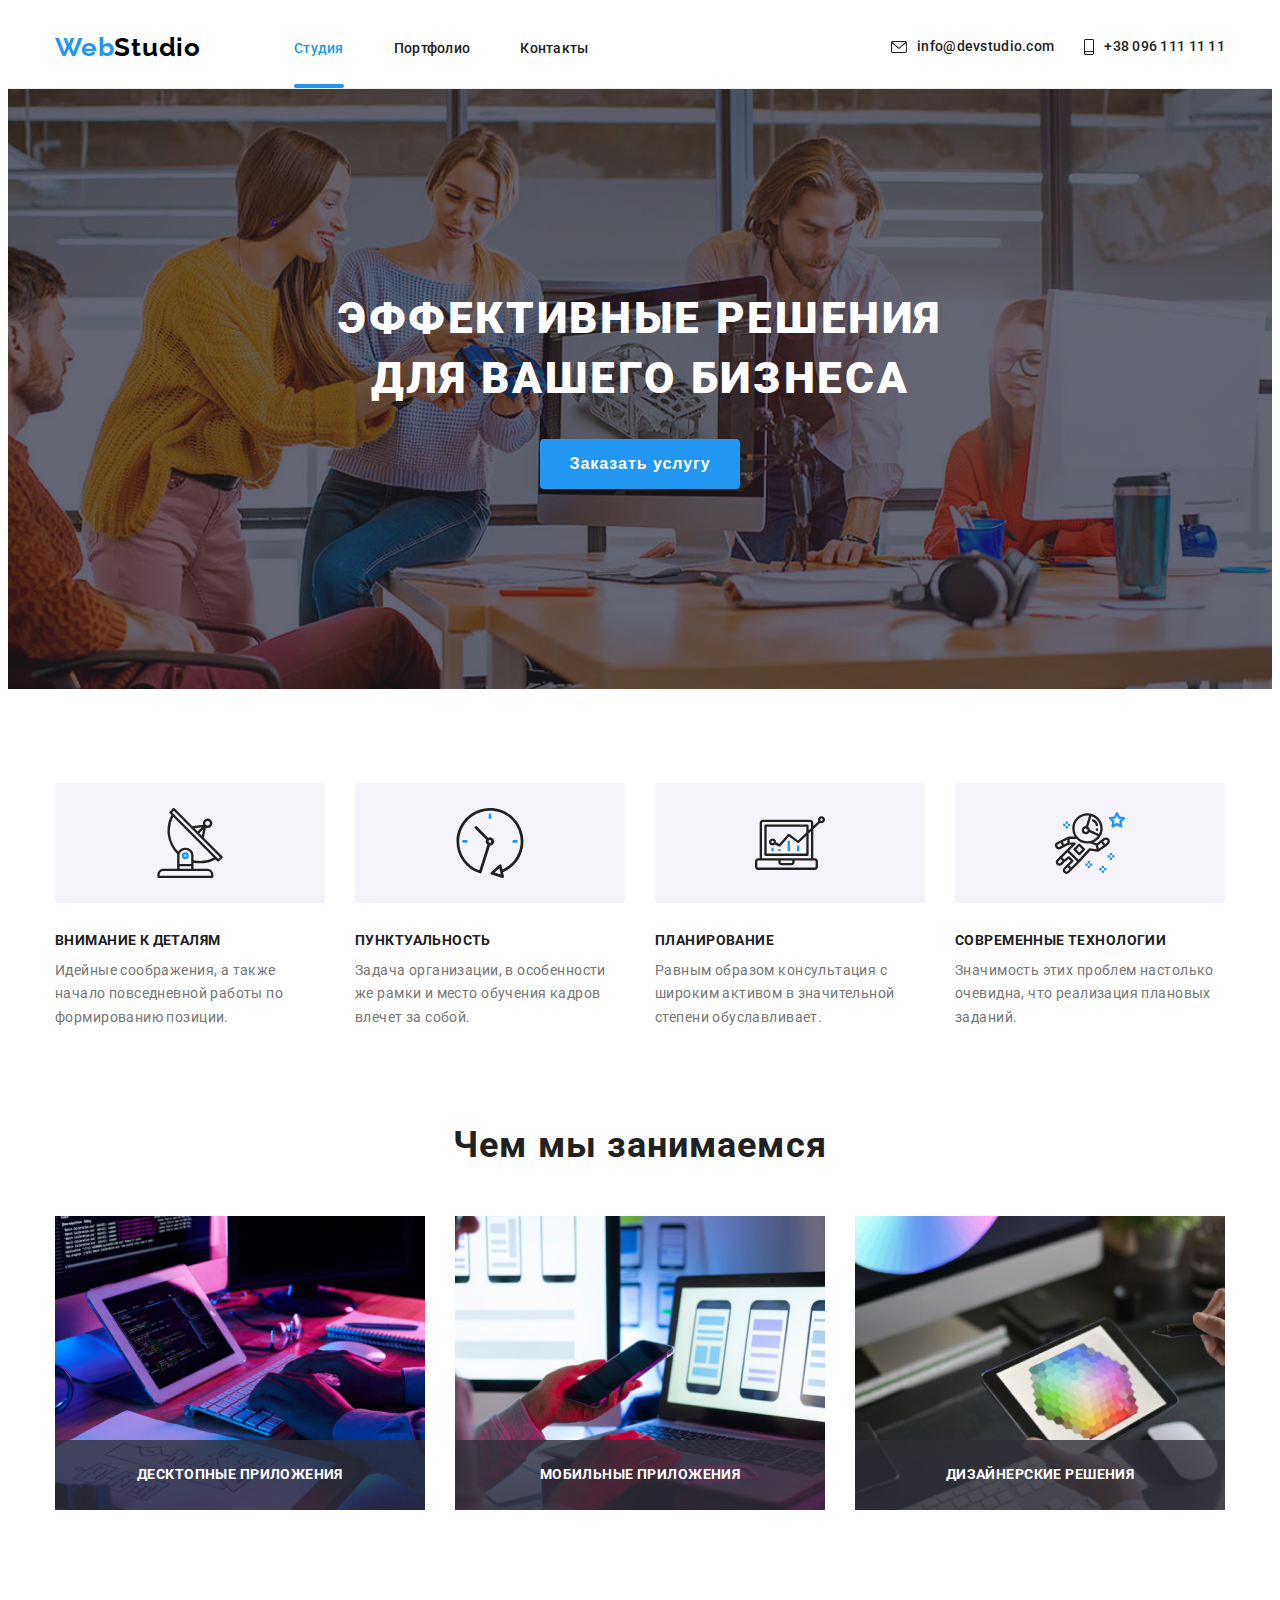
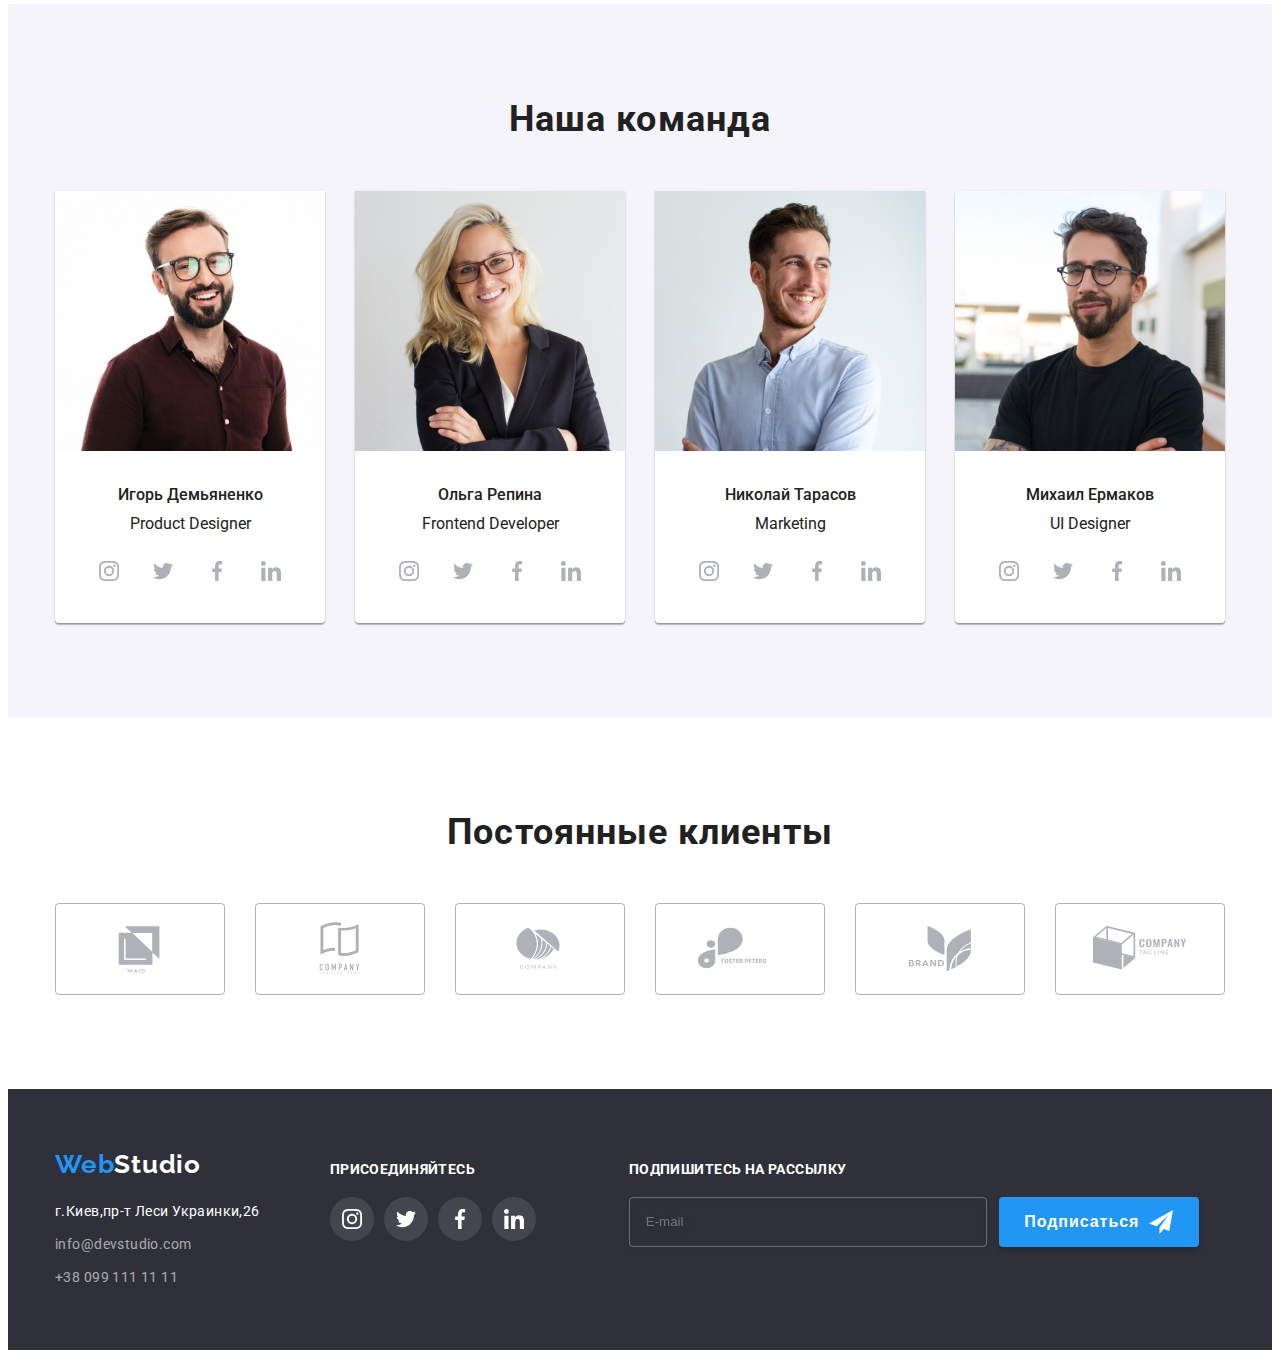
<file: index.html>
<!DOCTYPE html>
<html lang="en">
  <head>
    <meta charset="UTF-8" />
    <meta http-equiv="X-UA-Compatible" content="IE=edge" />
    <meta name="viewport" content="width=device-width, initial-scale=1.0" />
    <link rel="shortcut icon" href="images/Flag_Ukr.ico" type="image/x-icon" />
    <title>Студия</title>
    <link rel="preconnect" href="https://fonts.googleapis.com" />
    <link rel="preconnect" href="https://fonts.gstatic.com" crossorigin />
    <link
      href="https://fonts.googleapis.com/css2?family=Raleway:wght@700&family=Roboto:wght@400;500;700;900&display=swap"
      rel="stylesheet"
    />
    <link href="https://unpkg.com/aos@2.3.1/dist/aos.css" rel="stylesheet" />
    <link
      rel="stylesheet"
      href="https://cdnjs.cloudflare.com/ajax/libs/modern-normalize/1.1.0/modern-normalize.min.css"
      integrity="sha512-wpPYUAdjBVSE4KJnH1VR1HeZfpl1ub8YT/NKx4PuQ5NmX2tKuGu6U/JRp5y+Y8XG2tV+wKQpNHVUX03MfMFn9Q=="
      crossorigin="anonymous"
      referrerpolicy="no-referrer"
    />
    <link rel="stylesheet" href="./css/main.min.css" />
    <style>
      ul {
        list-style-type: none; /* Убираем маркеры */
      }
      a {
        text-decoration: none; /* Убираем подчеркивание в ссылках  */
      }
    </style>
  </head>
  <body>
    <!-- header -->
    <header class="header">
      <div class="container">
        <nav class="nav">
          <a href="./index.html" class="logo nav__logo"
            ><span class="logo__first">Web</span>Studio
          </a>
          <ul class="menu">
            <li class="menu__item">
              <a href="./index.html" class="menu__link + menu__link--stream"
                >Студия</a
              >
            </li>
            <li class="menu__item">
              <a href="./portfolio.html" class="menu__link">Портфолио</a>
            </li>
            <li class="menu__item">
              <a href="" class="menu__link">Контакты</a>
            </li>
          </ul>
        </nav>
        <ul class="contacts">
          <li class="contacts__item">
            <a
              href="mailto:info@devstudio.com"
              title="E-mail"
              class="contacts__link"
            >
              <svg class="contacts__icon" width="16" height="12">
                <use href="./images/icons.svg#icon-envelope"></use>
              </svg>
              info@devstudio.com</a
            >
          </li>
          <li class="contacts__item">
            <a
              href="tel:+380961111111"
              title="Mobile phone"
              class="contacts__link"
            >
              <svg class="contacts__icon" width="10" height="16">
                <use href="./images/icons.svg#icon-smartphone"></use>
              </svg>
              +38 096 111 11 11</a
            >
          </li>
        </ul>
        <div></div>
      </div>
    </header>
    <!-- main -->
    <main>
      <section class="main">
        <div class="container">
          <h1 class="main__box" title="Эффективные решения для вашего бизнеса">
            Эффективные решения для вашего бизнеса
          </h1>
          <button class="main-btn" type="button" data-modal-open>
            Заказать услугу
          </button>
        </div>
      </section>
      <section class="details">
        <div class="container">
          <!-- прячем заголовок от пользователя, Google  видит заголовок -->
          <h2 class="visually-hidden">Характеристики</h2>
          <ul class="description">
            <li class="description__li">
              <div class="details-box">
                <svg class="details-box__icon" width="70" height="70">
                  <use href="./images/icons.svg#icon-antenna"></use>
                </svg>
              </div>
              <h3 class="details-box__title">Внимание к деталям</h3>
              <p class="details-box__text">
                Идейные соображения, а также начало повседневной работы по
                формированию позиции.
              </p>
            </li>
            <li class="description__li">
              <div class="details-box">
                <svg class="details-box__icon" width="70" height="70">
                  <use href="./images/icons.svg#icon-clock"></use>
                </svg>
              </div>
              <h3 class="details-box__title">Пунктуальность</h3>
              <p class="details-box__text">
                Задача организации, в особенности же рамки и место обучения
                кадров влечет за собой.
              </p>
            </li>
            <li class="description__li">
              <div class="details-box">
                <svg class="details-box__icon" width="70" height="70">
                  <use href="./images/icons.svg#icon-diagram"></use>
                </svg>
              </div>
              <h3 class="details-box__title">Планирование</h3>
              <p class="details-box__text">
                Равным образом консультация с широким активом в значительной
                степени обуславливает.
              </p>
            </li>
            <li class="description__li">
              <div class="details-box">
                <svg class="details-box__icon" width="70" height="70">
                  <use href="./images/icons.svg#icon-astronaut"></use>
                </svg>
              </div>
              <h3 class="details-box__title">Современные технологии</h3>
              <p class="details-box__text">
                Значимость этих проблем настолько очевидна, что реализация
                плановых заданий.
              </p>
            </li>
          </ul>
        </div>
      </section>
      <section class="activity-section">
        <div class="container">
          <h2 class="activity-title">Чем мы занимаемся</h2>
          <ul class="activity">
            <li class="activity__li">
              <img src="./images/box_1.jpg" alt="logic" width="370" />
              <p class="activity__text">Десктопные приложения</p>
            </li>
            <li class="activity__li">
              <img src="./images/box_2.jpg" alt="styles" width="370" />
              <p class="activity__text">Мобильные приложения</p>
            </li>
            <li class="activity__li">
              <img src="./images/box_3.jpg" alt="themes" width="370" />
              <p class="activity__text">Дизайнерские решения</p>
            </li>
          </ul>
        </div>
      </section>
      <section class="team-section">
        <div class="container">
          <h2 class="team-title">Наша команда</h2>
          <ul class="team-list">
            <li class="team-list__item">
              <img
                src="./images/team_card_1.jpg"
                alt="Product Designer"
                width="270"
              />
              <div class="team">
                <h3 class="team__name">Игорь Демьяненко</h3>
                <p class="team__position">Product Designer</p>
                <ul class="social-networks">
                  <li class="social-networks__item">
                    <a href="" class="social-networks__link">
                      <svg class="social-networks__icon" width="20" height="20">
                        <use href="./images/icons.svg#icon-instagram"></use>
                      </svg>
                    </a>
                  </li>
                  <li class="social-networks__item">
                    <a href="" class="social-networks__link">
                      <svg class="social-networks__icon" width="20" height="20">
                        <use href="./images/icons.svg#icon-twitter"></use>
                      </svg>
                    </a>
                  </li>
                  <li class="social-networks__item">
                    <a href="" class="social-networks__link">
                      <svg class="social-networks__icon" width="20" height="20">
                        <use href="./images/icons.svg#icon-facebook"></use>
                      </svg>
                    </a>
                  </li>
                  <li class="social-networks__item">
                    <a href="" class="social-networks__link">
                      <svg class="social-networks__icon" width="20" height="20">
                        <use href="./images/icons.svg#icon-linkedin"></use>
                      </svg>
                    </a>
                  </li>
                </ul>
              </div>
            </li>
            <li class="team-list__item">
              <img
                src="./images/team_card_2.jpg"
                alt="Frontend Developer"
                width="270"
              />
              <div class="team">
                <h3 class="team__name">Ольга Репина</h3>
                <p class="team__position">Frontend Developer</p>
                <ul class="social-networks">
                  <li class="social-networks__item">
                    <a href="" class="social-networks__link">
                      <svg class="social-networks__icon" width="20" height="20">
                        <use href="./images/icons.svg#icon-instagram"></use>
                      </svg>
                    </a>
                  </li>
                  <li class="social-networks__item">
                    <a href="" class="social-networks__link">
                      <svg class="social-networks__icon" width="20" height="20">
                        <use href="./images/icons.svg#icon-twitter"></use>
                      </svg>
                    </a>
                  </li>
                  <li class="social-networks__item">
                    <a href="" class="social-networks__link">
                      <svg class="social-networks__icon" width="20" height="20">
                        <use href="./images/icons.svg#icon-facebook"></use>
                      </svg>
                    </a>
                  </li>
                  <li class="social-networks__item">
                    <a href="" class="social-networks__link">
                      <svg class="social-networks__icon" width="20" height="20">
                        <use href="./images/icons.svg#icon-linkedin"></use>
                      </svg>
                    </a>
                  </li>
                </ul>
              </div>
            </li>
            <li class="team-list__item">
              <img src="./images/team_card_3.jpg" alt="Marketing" width="270" />
              <div class="team">
                <h3 class="team__name">Николай Тарасов</h3>
                <p class="team__position">Marketing</p>
                <ul class="social-networks">
                  <li class="social-networks__item">
                    <a href="" class="social-networks__link">
                      <svg class="social-networks__icon" width="20" height="20">
                        <use href="./images/icons.svg#icon-instagram"></use>
                      </svg>
                    </a>
                  </li>
                  <li class="social-networks__item">
                    <a href="" class="social-networks__link">
                      <svg class="social-networks__icon" width="20" height="20">
                        <use href="./images/icons.svg#icon-twitter"></use>
                      </svg>
                    </a>
                  </li>
                  <li class="social-networks__item">
                    <a href="" class="social-networks__link">
                      <svg class="social-networks__icon" width="20" height="20">
                        <use href="./images/icons.svg#icon-facebook"></use>
                      </svg>
                    </a>
                  </li>
                  <li class="social-networks__item">
                    <a href="" class="social-networks__link">
                      <svg class="social-networks__icon" width="20" height="20">
                        <use href="./images/icons.svg#icon-linkedin"></use>
                      </svg>
                    </a>
                  </li>
                </ul>
              </div>
            </li>
            <li class="team-list__item">
              <img
                src="./images/team_card_4.jpg"
                alt="UI Designer"
                width="270"
              />
              <div class="team">
                <h3 class="team__name">Михаил Ермаков</h3>
                <p class="team__position">UI Designer</p>
                <ul class="social-networks">
                  <li class="social-networks__item">
                    <a href="" class="social-networks__link">
                      <svg class="social-networks__icon" width="20" height="20">
                        <use href="./images/icons.svg#icon-instagram"></use>
                      </svg>
                    </a>
                  </li>
                  <li class="social-networks__item">
                    <a href="" class="social-networks__link">
                      <svg class="social-networks__icon" width="20" height="20">
                        <use href="./images/icons.svg#icon-twitter"></use>
                      </svg>
                    </a>
                  </li>
                  <li class="social-networks__item">
                    <a href="" class="social-networks__link">
                      <svg class="social-networks__icon" width="20" height="20">
                        <use href="./images/icons.svg#icon-facebook"></use>
                      </svg>
                    </a>
                  </li>
                  <li class="social-networks__item">
                    <a href="" class="social-networks__link">
                      <svg class="social-networks__icon" width="20" height="20">
                        <use href="./images/icons.svg#icon-linkedin"></use>
                      </svg>
                    </a>
                  </li>
                </ul>
              </div>
            </li>
          </ul>
        </div>
      </section>
      <section class="clients-section">
        <div class="container">
          <h2 class="clients-title">Постоянные клиенты</h2>
          <ul class="clients">
            <li class="clients__item">
              <a href="" class="clients__link">
                <svg class="client__icon" width="106" height="60">
                  <use href="./images/icons.svg#icon-Logo_1"></use>
                </svg>
              </a>
            </li>
            <li class="clients__item">
              <a href="" class="clients__link">
                <svg class="client__icon" width="106" height="60">
                  <use href="./images/icons.svg#icon-Logo_2"></use>
                </svg>
              </a>
            </li>
            <li class="clients__item">
              <a href="" class="clients__link">
                <svg class="client__icon" width="106" height="60">
                  <use href="./images/icons.svg#icon-Logo_3"></use>
                </svg>
              </a>
            </li>
            <li class="clients__item">
              <a href="" class="clients__link">
                <svg class="client__icon" width="106" height="60">
                  <use href="./images/icons.svg#icon-Logo_4"></use>
                </svg>
              </a>
            </li>
            <li class="clients__item">
              <a href="" class="clients__link">
                <svg class="client__icon" width="106" height="60">
                  <use href="./images/icons.svg#icon-Logo_5"></use>
                </svg>
              </a>
            </li>
            <li class="clients__item">
              <a href="" class="clients__link">
                <svg class="client__icon" width="106" height="60">
                  <use href="./images/icons.svg#icon-Logo_6"></use>
                </svg>
              </a>
            </li>
          </ul>
        </div>
      </section>
    </main>
    <!-- footer -->
    <footer class="footer">
      <div class="container">
        <div>
          <div class="footer__div-logo">
            <a href="./index.html" class="logo logo--footer"
              ><span class="logo__first">Web</span>Studio
            </a>
          </div>
          <address>
            <ul class="contacts-footer">
              <li class="contacts-footer__item">
                <a
                  href="https://goo.gl/maps/AGHYp6htn4ZRzc9z8"
                  target="_blank"
                  rel="noopener noreferrer"
                  title="address"
                  class="contacts-footer__address"
                  >г.Киев,пр-т Леси Украинки,26</a
                >
              </li>
              <li class="contacts-footer__item">
                <a
                  href="mailto:info@devstudio.com"
                  title="E-mail"
                  class="contacts-footer__email"
                  >info@devstudio.com</a
                >
              </li>
              <li class="contacts-footer__item">
                <a
                  href="tel:+380991111111"
                  title="Mobile phone"
                  class="contacts-footer__phone"
                  >+38 099 111 11 11</a
                >
              </li>
            </ul>
          </address>
        </div>
        <div class="footer-contacts">
          <h3 class="footer-invite">присоединяйтесь</h3>
          <ul class="footer-social-networks">
            <li class="footer-social-networks__item">
              <a href="" class="footer-social-networks__link">
                <svg
                  class="footer-social-networks__icon"
                  width="20"
                  height="20"
                >
                  <use href="./images/icons.svg#icon-instagram"></use>
                </svg>
              </a>
            </li>
            <li class="footer-social-networks__item">
              <a href="" class="footer-social-networks__link">
                <svg
                  class="footer-social-networks__icon"
                  width="20"
                  height="20"
                >
                  <use href="./images/icons.svg#icon-twitter"></use>
                </svg>
              </a>
            </li>
            <li class="footer-social-networks__item">
              <a href="" class="footer-social-networks__link">
                <svg
                  class="footer-social-networks__icon"
                  width="20"
                  height="20"
                >
                  <use href="./images/icons.svg#icon-facebook"></use>
                </svg>
              </a>
            </li>
            <li class="footer-social-networks__item">
              <a href="" class="footer-social-networks__link">
                <svg
                  class="footer-social-networks__icon"
                  width="20"
                  height="20"
                >
                  <use href="./images/icons.svg#icon-linkedin"></use>
                </svg>
              </a>
            </li>
          </ul>
        </div>

        <div class="mailing-list">
          <h3 class="mailing-list__title">Подпишитесь на рассылку</h3>
          <form class="mailing">
            <label class="mailing__label">
              <input
                type="email"
                name="footer-email"
                placeholder="E-mail"
                class="mailing__input"
                required
              />
            </label>
            <button type="submit" class="main-btn footer-btn">
              Подписаться
              <svg class="footer-btn__icon" width="24" height="24">
                <use href="./images/icons.svg#icon-send"></use>
              </svg>
            </button>
          </form>
        </div>
      </div>
    </footer>

    <div class="backdrop is-hidden" data-modal>
      <div class="modal">
        <button type="button" class="modal-close-btn" data-modal-close>
          <svg class="modal-icon" width="11" height="11">
            <use href="./images/icons.svg#close"></use>
          </svg>
        </button>
        <p class="modal__title">Оставьте свои данные, мы вам перезвоним</p>
        <form class="modal-form">
          <label for="user-name" class="modal-form__label"
            ><span class="modal-form__span">Имя</span>
            <input
              minlength="2"
              type="text"
              name="user-name"
              placeholder=" "
              class="modal-form__input"
              id="user-name"
              required
              autofocus
            />
            <svg class="modal-form__svg" width="18" height="18">
              <use href="./images/icons.svg#icon-person-black"></use>
            </svg>
          </label>
          <label for="user-tel" class="modal-form__label"
            ><span class="modal-form__span">Телефон</span>
            <input
              minlength="3"
              type="tel"
              name="user-tel"
              placeholder=" "
              class="modal-form__input"
              id="user-tel"
              required
              title="+380961112211"
            />
            <svg class="modal-form__svg" width="18" height="18">
              <use href="./images/icons.svg#icon-phone-black"></use>
            </svg>
          </label>
          <label for="user-email" class="modal-form__label"
            ><span class="modal-form__span">Почта</span>
            <input
              type="email"
              name="user-email"
              placeholder=" "
              class="modal-form__input"
              id="user-email"
              required
            />
            <svg class="modal-form__svg" width="18" height="18">
              <use href="./images/icons.svg#icon-email-black"></use>
            </svg>
          </label>
          <label for="modal-text" class="modal-form__label"
            ><span class="modal-form__span">Комментарий</span>
            <textarea
              name="modal-text"
              id="modal-text"
              class="modal-form__text"
              placeholder="Введите текст"
            ></textarea>
          </label>
          <div class="checkbox">
            <label class="checkbox__label">
              <input type="checkbox" name="check-box" class="checkbox__input" />
              <svg class="checkbox__icon-box" width="16" height="15">
                <use href="./images/icons.svg#icon-checkbox"></use>
              </svg>
              <svg class="checkbox__icon-check" width="16" height="15">
                <use href="./images/icons.svg#icon-check"></use>
              </svg>
              Соглашаюсь с рассылкой и принимаю &nbsp;<a
                href=""
                class="checkbox__policy"
                target="_blank"
                >Условия договора</a
              >
            </label>
          </div>
          <button type="submit" class="main-btn">Отправить</button>
        </form>
      </div>
    </div>

    <script src="https://unpkg.com/aos@2.3.1/dist/aos.js"></script>
    <script>
      AOS.init();
    </script>
    <script src="./js/modal.js"></script>
  </body>
</html>
</file>
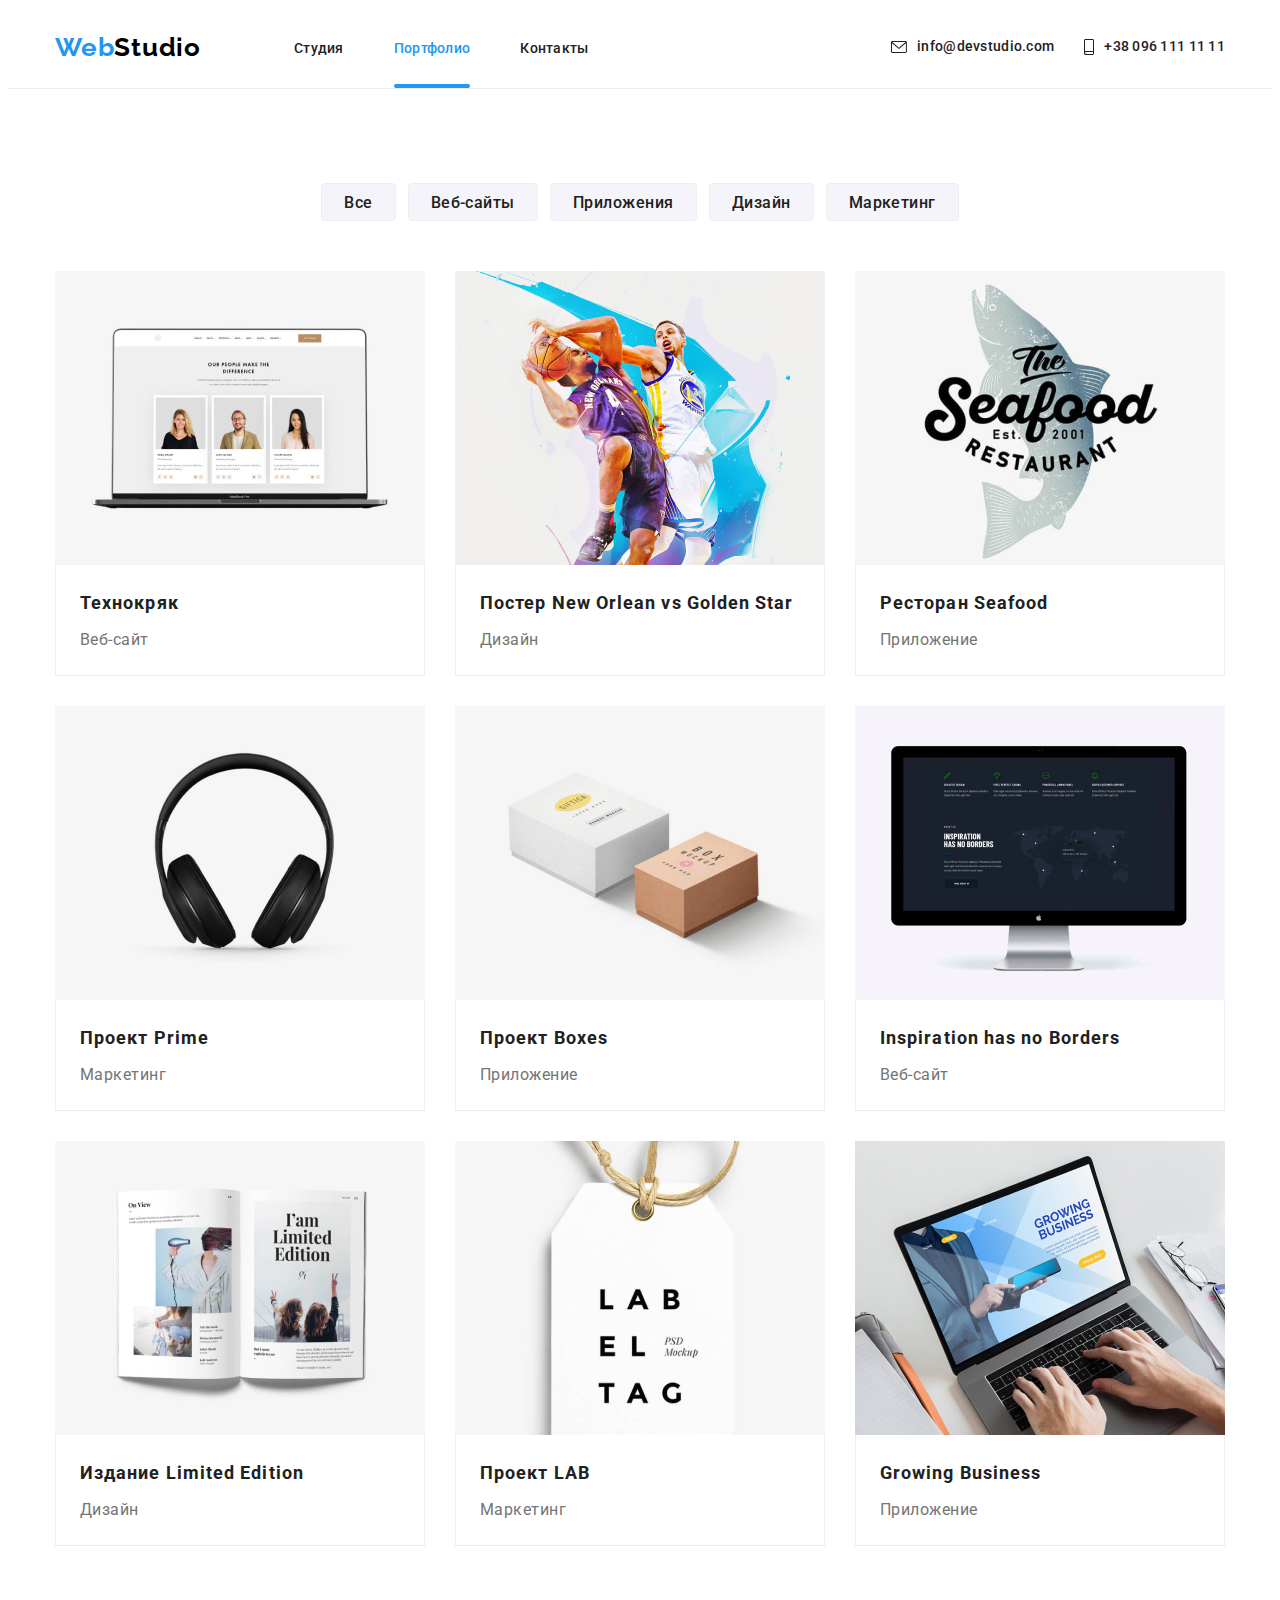
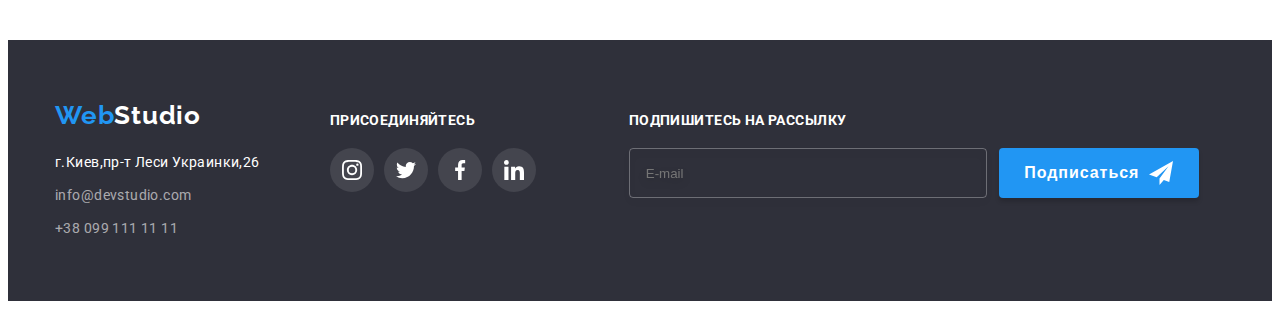
<file: portfolio.html>
<!DOCTYPE html>
<html lang="en">
  <head>
    <meta charset="UTF-8" />
    <meta http-equiv="X-UA-Compatible" content="IE=edge" />
    <meta name="viewport" content="width=device-width, initial-scale=1.0" />
    <link rel="shortcut icon" href="images/Flag_Ukr.ico" type="image/x-icon" />
    <title>Портфолио</title>
    <link rel="preconnect" href="https://fonts.googleapis.com" />
    <link rel="preconnect" href="https://fonts.gstatic.com" crossorigin />
    <link
      href="https://fonts.googleapis.com/css2?family=Raleway:wght@700&family=Roboto:wght@400;500;700;900&display=swap"
      rel="stylesheet"
    />
    <link
      rel="stylesheet"
      href="https://cdnjs.cloudflare.com/ajax/libs/modern-normalize/1.1.0/modern-normalize.min.css"
      integrity="sha512-wpPYUAdjBVSE4KJnH1VR1HeZfpl1ub8YT/NKx4PuQ5NmX2tKuGu6U/JRp5y+Y8XG2tV+wKQpNHVUX03MfMFn9Q=="
      crossorigin="anonymous"
      referrerpolicy="no-referrer"
    />
    <link rel="stylesheet" href="./css/main.min.css" />
    <style>
      ul {
        list-style-type: none; /* Убираем маркеры */
      }
      a {
        text-decoration: none; /* Убираем подчеркивание в ссылках  */
      }
    </style>
  </head>
  <body>
    <!-- header -->
    <header class="header">
      <div class="container">
        <nav class="nav">
          <a href="./index.html" class="logo nav__logo"
            ><span class="logo__first">Web</span>Studio
          </a>
          <ul class="menu">
            <li class="menu__item">
              <a href="./index.html" class="menu__link">Студия</a>
            </li>
            <li class="menu__item">
              <a href="./portfolio.html" class="menu__link menu__link--stream"
                >Портфолио</a
              >
            </li>
            <li class="menu__item">
              <a href="" class="menu__link">Контакты</a>
            </li>
          </ul>
        </nav>
        <ul class="contacts">
          <li class="contacts__item">
            <a
              href="mailto:info@devstudio.com"
              title="E-mail"
              class="contacts__link"
            >
              <svg class="contacts__icon" width="16" height="12">
                <use href="./images/icons.svg#icon-envelope"></use>
              </svg>
              info@devstudio.com</a
            >
          </li>
          <li class="contacts__item">
            <a
              href="tel:+380961111111"
              title="Mobile phone"
              class="contacts__link"
            >
              <svg class="contacts__icon" width="10" height="16">
                <use href="./images/icons.svg#icon-smartphone"></use>
              </svg>
              +38 096 111 11 11</a
            >
          </li>
        </ul>
        <div></div>
      </div>
    </header>
    <!-- main -->
    <main>
      <!-- прячем заголовок от пользователя, Google  видит заголовок -->
      <h1 class="visually-hidden">Портфолио</h1>
      <section class="section-portfolio">
        <div class="container">
          <ul class="portfolio-btn-list">
            <li class="portfolio-btn-list__item">
              <button type="button" class="portfolio-btn">Все</button>
            </li>
            <li class="portfolio-btn-list__item">
              <button type="button" class="portfolio-btn">Веб-сайты</button>
            </li>
            <li class="portfolio-btn-list__item">
              <button type="button" class="portfolio-btn">Приложения</button>
            </li>
            <li class="portfolio-btn-list__item">
              <button type="button" class="portfolio-btn">Дизайн</button>
            </li>
            <li class="portfolio-btn-list__item">
              <button type="button" class="portfolio-btn">Маркетинг</button>
            </li>
          </ul>
          <ul class="services">
            <li class="services__item">
              <a href="" class="services__link">
                <div class="services__item-wrap">
                  <img
                    src="./images/portfolio_services_1.jpg"
                    alt="Technocarck"
                    width="370"
                    class="services__img-portfolio"
                  />
                  <p class="services__item-text">
                    Ресурс предлагает комплексные предложения с разным уровнем
                    функционала и сервисов. Все это позволит посетителю получить
                    исчерпывающие сведения о компании или частном лице.
                  </p>
                </div>
                <div class="services__div">
                  <h2 class="services__review">Технокряк</h2>
                  <p class="services__speciality">Веб-сайт</p>
                </div>
              </a>
            </li>
            <li class="services__item">
              <a href="" class="services__link">
                <div class="services__item-wrap">
                  <img
                    src="./images/portfolio_services_2.jpg"
                    alt="Poster NewOrlean"
                    width="370"
                    class="services__img-portfolio"
                  />
                  <p class="services__item-text">
                    Ресурс предлагает комплексные предложения с разным уровнем
                    функционала и сервисов. Все это позволит посетителю получить
                    исчерпывающие сведения о компании или частном лице.
                  </p>
                </div>
                <div class="services__div">
                  <h2 class="services__review">
                    Постер New Orlean vs Golden Star
                  </h2>
                  <p class="services__speciality">Дизайн</p>
                </div>
              </a>
            </li>
            <li class="services__item">
              <a href="" class="services__link">
                <div class="services__item-wrap">
                  <img
                    src="./images/portfolio_services_3.jpg"
                    alt="Seafood"
                    width="370"
                    class="services__img-portfolio"
                  />
                  <p class="services__item-text">
                    Ресурс предлагает комплексные предложения с разным уровнем
                    функционала и сервисов. Все это позволит посетителю получить
                    исчерпывающие сведения о компании или частном лице.
                  </p>
                </div>
                <div class="services__div">
                  <h2 class="services__review">Ресторан Seafood</h2>
                  <p class="services__speciality">Приложение</p>
                </div>
              </a>
            </li>
            <li class="services__item">
              <a href="" class="services__link">
                <div class="services__item-wrap">
                  <img
                    src="./images/portfolio_services_4.jpg"
                    alt="Project Prime"
                    width="370"
                    class="services__img-portfolio"
                  />
                  <p class="services__item-text">
                    Ресурс предлагает комплексные предложения с разным уровнем
                    функционала и сервисов. Все это позволит посетителю получить
                    исчерпывающие сведения о компании или частном лице.
                  </p>
                </div>
                <div class="services__div">
                  <h2 class="services__review">Проект Prime</h2>
                  <p class="services__speciality">Маркетинг</p>
                </div>
              </a>
            </li>
            <li class="services__item">
              <a href="" class="services__link">
                <div class="services__item-wrap">
                  <img
                    src="./images/portfolio_services_5.jpg"
                    alt="Project Boxes"
                    width="370"
                    class="services__img-portfolio"
                  />
                  <p class="services__item-text">
                    Ресурс предлагает комплексные предложения с разным уровнем
                    функционала и сервисов. Все это позволит посетителю получить
                    исчерпывающие сведения о компании или частном лице.
                  </p>
                </div>
                <div class="services__div">
                  <h2 class="services__review">Проект Boxes</h2>
                  <p class="services__speciality">Приложение</p>
                </div>
              </a>
            </li>
            <li class="services__item">
              <a href="" class="services__link">
                <div class="services__item-wrap">
                  <img
                    src="./images/portfolio_services_6.jpg"
                    alt="Inspiration"
                    width="370"
                    class="services__img-portfolio"
                  />
                  <p class="services__item-text">
                    Ресурс предлагает комплексные предложения с разным уровнем
                    функционала и сервисов. Все это позволит посетителю получить
                    исчерпывающие сведения о компании или частном лице.
                  </p>
                </div>
                <div class="services__div">
                  <h2 class="services__review">Inspiration has no Borders</h2>
                  <p class="services__speciality">Веб-сайт</p>
                </div>
              </a>
            </li>
            <li class="services__item">
              <a href="" class="services__link">
                <div class="services__item-wrap">
                  <img
                    src="./images/portfolio_services_7.jpg"
                    alt="Limited Edition"
                    width="370"
                    class="services__img-portfolio"
                  />
                  <p class="services__item-text">
                    Ресурс предлагает комплексные предложения с разным уровнем
                    функционала и сервисов. Все это позволит посетителю получить
                    исчерпывающие сведения о компании или частном лице.
                  </p>
                </div>
                <div class="services__div">
                  <h2 class="services__review">Издание Limited Edition</h2>
                  <p class="services__speciality">Дизайн</p>
                </div>
              </a>
            </li>
            <li class="services__item">
              <a href="" class="services__link">
                <div class="services__item-wrap">
                  <img
                    src="./images/portfolio_services_8.jpg"
                    alt="Project LAB"
                    width="370"
                    class="services__img-portfolio"
                  />
                  <p class="services__item-text">
                    Ресурс предлагает комплексные предложения с разным уровнем
                    функционала и сервисов. Все это позволит посетителю получить
                    исчерпывающие сведения о компании или частном лице.
                  </p>
                </div>
                <div class="services__div">
                  <h2 class="services__review">Проект LAB</h2>
                  <p class="services__speciality">Маркетинг</p>
                </div>
              </a>
            </li>
            <li class="services__item">
              <a href="" class="services__link">
                <div class="services__item-wrap">
                  <img
                    src="./images/portfolio_services_9.jpg"
                    alt="Business"
                    width="370"
                    class="services__img-portfolio"
                  />
                  <p class="services__item-text">
                    Ресурс предлагает комплексные предложения с разным уровнем
                    функционала и сервисов. Все это позволит посетителю получить
                    исчерпывающие сведения о компании или частном лице.
                  </p>
                </div>
                <div class="services__div">
                  <h2 class="services__review">Growing Business</h2>
                  <p class="services__speciality">Приложение</p>
                </div>
              </a>
            </li>
          </ul>
        </div>
      </section>
    </main>
    <footer class="footer">
      <div class="container">
        <div>
          <div class="footer__div-logo">
            <a href="./index.html" class="logo logo--footer"
              ><span class="logo__first">Web</span>Studio
            </a>
          </div>
          <address>
            <ul class="contacts-footer">
              <li class="contacts-footer__item">
                <a
                  href="https://goo.gl/maps/AGHYp6htn4ZRzc9z8"
                  target="_blank"
                  rel="noopener noreferrer"
                  title="address"
                  class="contacts-footer__address"
                  >г.Киев,пр-т Леси Украинки,26</a
                >
              </li>
              <li class="contacts-footer__item">
                <a
                  href="mailto:info@devstudio.com"
                  title="E-mail"
                  class="contacts-footer__email"
                  >info@devstudio.com</a
                >
              </li>
              <li class="contacts-footer__item">
                <a
                  href="tel:+380991111111"
                  title="Mobile phone"
                  class="contacts-footer__phone"
                  >+38 099 111 11 11</a
                >
              </li>
            </ul>
          </address>
        </div>
        <div class="footer-contacts">
          <h3 class="footer-invite">присоединяйтесь</h3>
          <ul class="footer-social-networks">
            <li class="footer-social-networks__item">
              <a href="" class="footer-social-networks__link">
                <svg
                  class="footer-social-networks__icon"
                  width="20"
                  height="20"
                >
                  <use href="./images/icons.svg#icon-instagram"></use>
                </svg>
              </a>
            </li>
            <li class="footer-social-networks__item">
              <a href="" class="footer-social-networks__link">
                <svg
                  class="footer-social-networks__icon"
                  width="20"
                  height="20"
                >
                  <use href="./images/icons.svg#icon-twitter"></use>
                </svg>
              </a>
            </li>
            <li class="footer-social-networks__item">
              <a href="" class="footer-social-networks__link">
                <svg
                  class="footer-social-networks__icon"
                  width="20"
                  height="20"
                >
                  <use href="./images/icons.svg#icon-facebook"></use>
                </svg>
              </a>
            </li>
            <li class="footer-social-networks__item">
              <a href="" class="footer-social-networks__link">
                <svg
                  class="footer-social-networks__icon"
                  width="20"
                  height="20"
                >
                  <use href="./images/icons.svg#icon-linkedin"></use>
                </svg>
              </a>
            </li>
          </ul>
        </div>

        <div class="mailing-list">
          <h3 class="mailing-list__title">Подпишитесь на рассылку</h3>
          <form class="mailing">
            <label class="mailing__label">
              <input
                type="email"
                name="footer-email"
                placeholder="E-mail"
                class="mailing__input"
                required
              />
            </label>
            <button type="submit" class="main-btn footer-btn">
              Подписаться
              <svg class="footer-btn__icon" width="24" height="24">
                <use href="./images/icons.svg#icon-send"></use>
              </svg>
            </button>
          </form>
        </div>
      </div>
    </footer>
  </body>
</html>
</file>
<file: css/main.min.css>
﻿body{font-family:"Roboto",sans-serif;color:#212121;background-color:#fff}html{box-sizing:border-box}*,*::before,*::after{box-sizing:inherit}button{cursor:pointer}p,h1,h2,h3,h4,h5,h6{margin:0}ul{margin:0;padding-left:0}a{color:currentColor}a:focus,button:focus,.modal-form__input,.modal-form__text,.mailing__input{outline:currentColor}:root{--main-color: #212121;--header-bottom: #ececec;--highlight-color: #2196f3;--highlight-btn: #188ce8;--mark-color: #ffa500;--header-link-color: #757575;--main-tittle-color: #ffffff;--main-background-color: #2f303a;--description-text-color: #757575;--description-background-color: #f5f4fa;--team__position-color: #757575;--soc-icon-color: #afb1b8;--footer-background-color: #2f303a;--footer-contact-color: #ffffff;--portfolio-speciality-color: #757575;--typical-margin: 30px;--timing-function: cubic-bezier(0.4, 0, 0.2, 1)}h2[class=visually-hidden],h1[class=visually-hidden]{position:absolute;white-space:nowrap;width:1px;height:1px;overflow:hidden;border:0;padding:0;clip:rect(0 0 0 0);clip-path:inset(50%);margin:-1px}.container{width:1200px;margin:0 auto;padding-left:15px;padding-right:15px}.main-btn{font-weight:700;font-size:16px;line-height:1.88;text-align:center;letter-spacing:.06em;box-shadow:0px 4px 4px rgba(0,0,0,.15);border-radius:4px;border:0;color:var(--main-tittle-color);background:var(--highlight-color);margin:0 auto;display:block;min-width:200px;height:50px;transition:box-shadow 250ms var(--timing-function),background-color 250ms var(--timing-function)}.main-btn:hover,.main-btn:focus{background-color:var(--highlight-btn);box-shadow:0px 4px 4px rgba(0,0,0,.15);border-radius:4px}.header{border-bottom:1px solid var(--header-bottom);padding-top:24px;padding-bottom:25px}.header .container,.nav,.menu{display:flex;align-items:center}.logo{font-family:"Raleway",sans-serif;font-style:normal;font-weight:700;font-size:26px;line-height:1.19;letter-spacing:.03em}.nav__logo{color:#000;margin-right:93px}.logo__first{color:var(--highlight-color)}.menu__item:not(:last-child){margin-right:50px}.menu__link{color:var(--main-color);margin-top:4px;position:relative;/*!!!!!!!!!!!!! ЕСЛИ НЕТ - ТО ФИГУРА
ПОЗИЦИОНИРУЕТСЯ ОТНОСИТЕЛЬНО ДОКУМЕНТА 
при position: absolute; !!!!!!!!!!!!!!!*/transition:color 250ms var(--timing-function),filter 250ms var(--timing-function);font-weight:500;font-size:14px;line-height:1.14;letter-spacing:.02em}.menu__link:hover,.menu__link:focus{color:var(--highlight-color)}.menu__link--stream{color:var(--highlight-color)}.menu__link--stream::after{content:"";position:absolute;bottom:-32.5px;display:block;width:100%;height:4px;border-radius:4px;background-color:var(--highlight-color)}.contacts{display:flex;margin-left:auto}.contacts__item:not(:first-child){margin-left:30px}.contacts__link{display:flex;align-items:center;font-weight:500;font-size:14px;line-height:1.14;letter-spacing:.02em;transition:color 250ms var(--timing-function),filter 250ms var(--timing-function)}.contacts__link:hover,.contacts__link:focus{color:var(--highlight-color)}.contacts__icon{margin-right:10px;fill:currentColor}.main{background:var(--footer-background-color);padding:200px 0;background-image:linear-gradient(rgba(47, 48, 58, 0.4), rgba(47, 48, 58, 0.4)),url(../images/hero_img.jpg);background-repeat:no-repeat;background-position:center;background-size:cover;max-width:1600px;margin:0 auto}.main__box{font-weight:900;font-size:44px;line-height:1.36;text-align:center;letter-spacing:.06em;text-transform:uppercase;color:var(--main-tittle-color);margin:0 auto;max-width:696px;margin-bottom:30px}.details{padding:94px 0}.description{display:flex}.description__li{width:270px;margin-right:var(--typical-margin)}.description__li:last-child{margin-right:0}.details-box{display:flex;justify-content:center;align-items:center;width:270px;height:120px;background:var(--description-background-color);border-radius:4px;margin-bottom:30px}.details-box__title{font-weight:700;font-size:14px;line-height:1.14;letter-spacing:.03em;text-transform:uppercase;color:var(--main-color);margin-bottom:10px}.details-box__text{font-size:14px;line-height:1.71;letter-spacing:.03em;color:var(--description-text-color)}.activity-section{padding-bottom:94px}.activity-title{font-size:36px;line-height:1.17;text-align:center;letter-spacing:.03em;color:var(--main-color);margin-bottom:50px}.activity{display:flex}.activity__li{position:relative;display:flex}.activity__li:not(:last-child){margin-right:var(--typical-margin)}.activity__text{text-transform:uppercase;position:absolute;bottom:0;left:0;width:100%;height:70px;display:flex;align-items:center;justify-content:center;background:rgba(47,48,58,.8);font-weight:700;font-size:14px;line-height:1.14;letter-spacing:.03em;color:var(--main-tittle-color)}.team-section{background:var(--description-background-color);padding:94px 0}.team-title{font-size:36px;line-height:1.17;text-align:center;letter-spacing:.03em;color:var(--main-color);margin-bottom:50px}.team-list{display:flex}.team-list__item{width:270px;text-align:center;background:var(--main-tittle-color);box-shadow:0px 1px 3px rgba(0,0,0,.12),0px 1px 1px rgba(0,0,0,.14),0px 2px 1px rgba(0,0,0,.2);border-radius:0px 0px 4px 4px}.team-list__item:not(:last-child){margin-right:var(--typical-margin)}.team{padding:30px 0}.team__name{font-weight:500;font-size:16px;line-height:1.19;color:var(--main-color);margin-bottom:10px}.team__position{font-size:16px;line-height:1.19;color:var(--team-position-color);margin-bottom:16px}.social-networks{display:flex;justify-content:center}.social-networks__item{margin-left:10px}.social-networks__item:first-child{margin-left:0}.social-networks__link{display:flex;justify-content:center;align-items:center;width:44px;height:44px;border-radius:50px;color:var(--soc-icon-color);fill:var(--soc-icon-color);transition:background-color 250ms var(--timing-function),fill 250ms var(--timing-function)}.social-networks__link:hover,.social-networks__link:focus{background-color:var(--highlight-color);fill:var(--main-tittle-color)}.social-networks__icon{color:currentColor}.clients-section{padding:94px 0}.clients-title{font-size:36px;line-height:1.17;text-align:center;letter-spacing:.03em;color:var(--main-color);margin-bottom:50px}.clients{display:flex}.clients__item:not(:last-child){margin-right:var(--typical-margin)}.clients__link{display:flex;justify-content:center;align-items:center;width:170px;height:92px;border:1px solid #afb1b8;border-radius:4px;color:var(--soc-icon-color);fill:var(--soc-icon-color);transition:border 250ms var(--timing-function),fill 250ms var(--timing-function),filter 250ms var(--timing-function)}.clients__link:hover,.clients__link:focus{border:1px solid var(--highlight-color);fill:var(--highlight-color);filter:drop-shadow(0px 4px 4px rgba(0, 0, 0, 0.25))}.client__icon{color:currentColor}.footer{background:var(--footer-background-color);padding:60px 0}.footer .container{display:flex}.logo--footer{color:var(--footer-contact-color)}.footer__div-logo{margin-bottom:20px}.contacts-footer{background:var(--footer-background-color);font-style:normal}.contacts-footer__item:not(:last-child){margin-bottom:9px}.contacts-footer__address{color:var(--footer-contact-color);font-weight:400;font-size:14px;line-height:1.71;letter-spacing:.03em;transition:color 250ms var(--timing-function)}.contacts-footer__address:hover,.contacts-footer__address:focus{color:var(--highlight-color)}.contacts-footer__email,.contacts-footer__phone{color:rgba(255,255,255,.6);font-weight:400;font-size:14px;line-height:1.71;letter-spacing:.03em;transition:color 250ms var(--timing-function)}.contacts-footer__email:hover,.contacts-footer__email:focus,.contacts-footer__phone:hover,.contacts-footer__phone:focus{color:var(--highlight-color)}.footer-contacts{margin-left:70px;padding-top:12px}.footer-invite{text-transform:uppercase;font-size:14px;line-height:1.1428571429;letter-spacing:.03em;color:var(--footer-contact-color);margin-bottom:20px}.footer-social-networks{display:flex}.footer-social-networks__item{margin-left:10px}.footer-social-networks__item:first-child{margin-left:0}.footer-social-networks__link{display:flex;justify-content:center;align-items:center;width:44px;height:44px;border-radius:50px;background:rgba(255,255,255,.1);color:var(--footer-contact-color);fill:var(--footer-contact-color);transition:background-color 250ms var(--timing-function)}.footer-social-networks__link:hover,.footer-social-networks__link:focus{background-color:var(--highlight-color)}.footer-social-networks__icon{color:currentColor}.mailing-list{margin-left:93px;margin-top:12px;display:block}.mailing-list__title{font-weight:700;font-size:14px;line-height:1.1428571429;letter-spacing:.03em;text-transform:uppercase;color:var(--footer-contact-color);margin-bottom:20px}.mailing{display:flex}.mailing__input{width:358px;height:50px;background-color:rgba(0,0,0,0);border:1px solid rgba(255,255,255,.3);filter:drop-shadow(0px 4px 4px rgba(0, 0, 0, 0.15));border-radius:4px;padding-left:16px;color:var(--footer-contact-color);margin-right:12px;transition:border-color 250ms var(--timing-function)}.mailing__input:hover,.mailing__input:focus{border-color:var(--highlight-color)}.footer-btn{display:flex;align-items:center;justify-content:center;fill:var(--footer-contact-color)}.footer-btn__icon{margin-left:10px}.backdrop{position:fixed;top:0;left:0;width:100%;height:100%;background:rgba(0,0,0,.2);opacity:1;transition:opacity 250ms var(--timing-function)}.backdrop.is-hidden{opacity:0;pointer-events:none}.backdrop.is-hidden .modal{transform:translate(-50%, -50%) scale(0.5)}.modal{position:absolute;top:50%;left:50%;transform:translate(-50%, -50%);width:528px;min-height:581px;background:var(--main-tittle-color);box-shadow:0px 1px 3px rgba(0,0,0,.12),0px 1px 1px rgba(0,0,0,.14),0px 2px 1px rgba(0,0,0,.2);border-radius:4px;padding:40px;transition:250ms var(--timing-function)}.modal-close-btn{position:absolute;top:8px;right:8px;display:flex;align-items:center;justify-content:center;width:30px;height:30px;border-radius:50%;background-color:rgba(0,0,0,0);border:1px solid rgba(0,0,0,.1)}.modal-close-btn:hover .modal-icon{fill:var(--highlight-color)}.is-hidden{opacity:0;visibility:hidden;pointer-events:none}.modal__title{font-weight:700;font-size:20px;line-height:1.15;text-align:center;letter-spacing:.03em;margin-bottom:30px}.modal-form__label{position:relative;display:flex;margin-bottom:28px}.modal-form__label:focus-within>.modal-form__input,.modal-form__label:focus-within>.modal-form__text,.modal-form__label:focus-within{fill:var(--highlight-color);border-color:var(--highlight-color)}.modal-form__span{position:absolute;left:0;top:-18px;font-size:12px;line-height:1.1666666667;letter-spacing:.01em;color:var(--description-text-color)}.modal-form__input{width:100%;height:40px;border:1px solid rgba(33,33,33,.2);border-radius:4px;background-color:rgba(0,0,0,0);padding-left:42px;transition:border-color 250ms var(--timing-function)}.modal-form__input:placeholder-shown{background-color:rgba(0,0,0,0)}.modal-form__input:not(:placeholder-shown):not(:focus):valid{background-color:rgba(108,255,186,.493)}.modal-form__input:not(:placeholder-shown):not(:focus):invalid{background-color:rgba(255,91,91,.856)}.modal-form__svg{position:absolute;left:12px;top:50%;transform:translateY(-50%);transition:fill 250ms var(--timing-function)}.modal-form__text{width:100%;height:120px;border:1px solid rgba(33,33,33,.2);border-radius:4px;resize:none;background-color:rgba(0,0,0,0);padding:12px 16px;transition:border-color 250ms var(--timing-function)}.checkbox{display:flex;justify-content:center}.checkbox__label{font-weight:400;font-size:14px;line-height:1.71;letter-spacing:.03em;color:var(--description-text-color);display:flex;align-items:center;margin-bottom:30px;position:relative}.checkbox__icon-box{position:absolute;opacity:1;transition:opacity 250ms var(--timing-function)}.checkbox__icon-check{margin-right:7px;opacity:0;transition:opacity 250ms var(--timing-function),box-shadow 250ms var(--timing-function)}.checkbox__input{position:absolute;width:1px;height:1px;margin:-1px;border:0;padding:0;white-space:nowrap;clip-path:inset(100%);clip:rect(0 0 0 0);overflow:hidden}.checkbox__input:checked+.checkbox__icon-box{opacity:0}.checkbox__input:checked~.checkbox__icon-check{opacity:1}.checkbox__input:focus+.checkbox__icon-box{box-shadow:0px 3px 1px rgba(0,0,0,.1),0px 1px 2px rgba(0,0,0,.08),0px 2px 2px rgba(0,0,0,.12);border-radius:2px}.checkbox__policy{font-weight:400;font-size:14px;line-height:1.71;letter-spacing:.03em;text-decoration-line:underline;color:var(--highlight-color)}.portfolio-btn{font-family:"Roboto",sans-serif;font-weight:500;font-size:16px;line-height:1.62;text-align:center;letter-spacing:.03em;color:var(--main-color);box-sizing:border-box;background:var(--description-background-color);border-radius:4px;border:1px solid #eee;height:38px;padding:6px 22px;transition:background-color 250ms var(--timing-function),color 250ms var(--timing-function),box-shadow 250ms var(--timing-function)}.portfolio-btn:hover,.portfolio-btn:focus{background-color:var(--highlight-color);color:var(--main-tittle-color);box-shadow:0px 3px 1px rgba(0,0,0,.1),0px 1px 2px rgba(0,0,0,.08),0px 2px 2px rgba(0,0,0,.12);border-radius:4px}.portfolio-btn-list__item:not(:last-child){margin-right:8px}.portfolio-btn-list{text-align:center;margin-bottom:50px}ul.portfolio-btn-list li{display:inline-block}.section-portfolio{padding:94px 0}.services__img-portfolio{display:block}.services{display:flex;flex-wrap:wrap}.services__item{width:370px;margin-right:30px;margin-bottom:30px}.services__item:nth-child(3n){margin-right:0}.services__item:nth-last-child(-n+3){margin-bottom:0}.services__item-wrap{position:relative;overflow:hidden}.services__item-text{position:absolute;top:0;font-weight:700;font-size:18px;line-height:1.56;letter-spacing:.03em;color:var(--main-tittle-color);background:rgba(33,150,243,.9);padding:63px 24px;height:100%;transform:translateY(101%);transition:transform 250ms var(--timing-function)}.services__item:hover .services__item-text,.services__link:focus .services__item-text{transform:translateY(0)}.services__link{display:flex;flex-direction:column;transition:box-shadow 250ms var(--timing-function)}.services__link:hover,.services__link:focus{box-sizing:border-box;background:var(--main-tittle-color);box-shadow:0px 1px 1px rgba(0,0,0,.12),0px 4px 4px rgba(0,0,0,.06),1px 4px 6px rgba(0,0,0,.16)}.services__div{border:1px solid #eee;border-top:none;padding:20px 24px}.services__review{font-weight:700;font-size:18px;line-height:2;letter-spacing:.06em;color:var(--main-color);margin-bottom:4px}.services__speciality{font-size:16px;line-height:1.88;letter-spacing:.03em;color:var(--portfolio-speciality-color)}.menu__link:active,.contacts__link:active,.contacts-footer__address:active,.contacts-footer__email:active,.contacts-footer__phone:active{color:var(--mark-color)}/*# sourceMappingURL=main.min.css.map */
</file>
